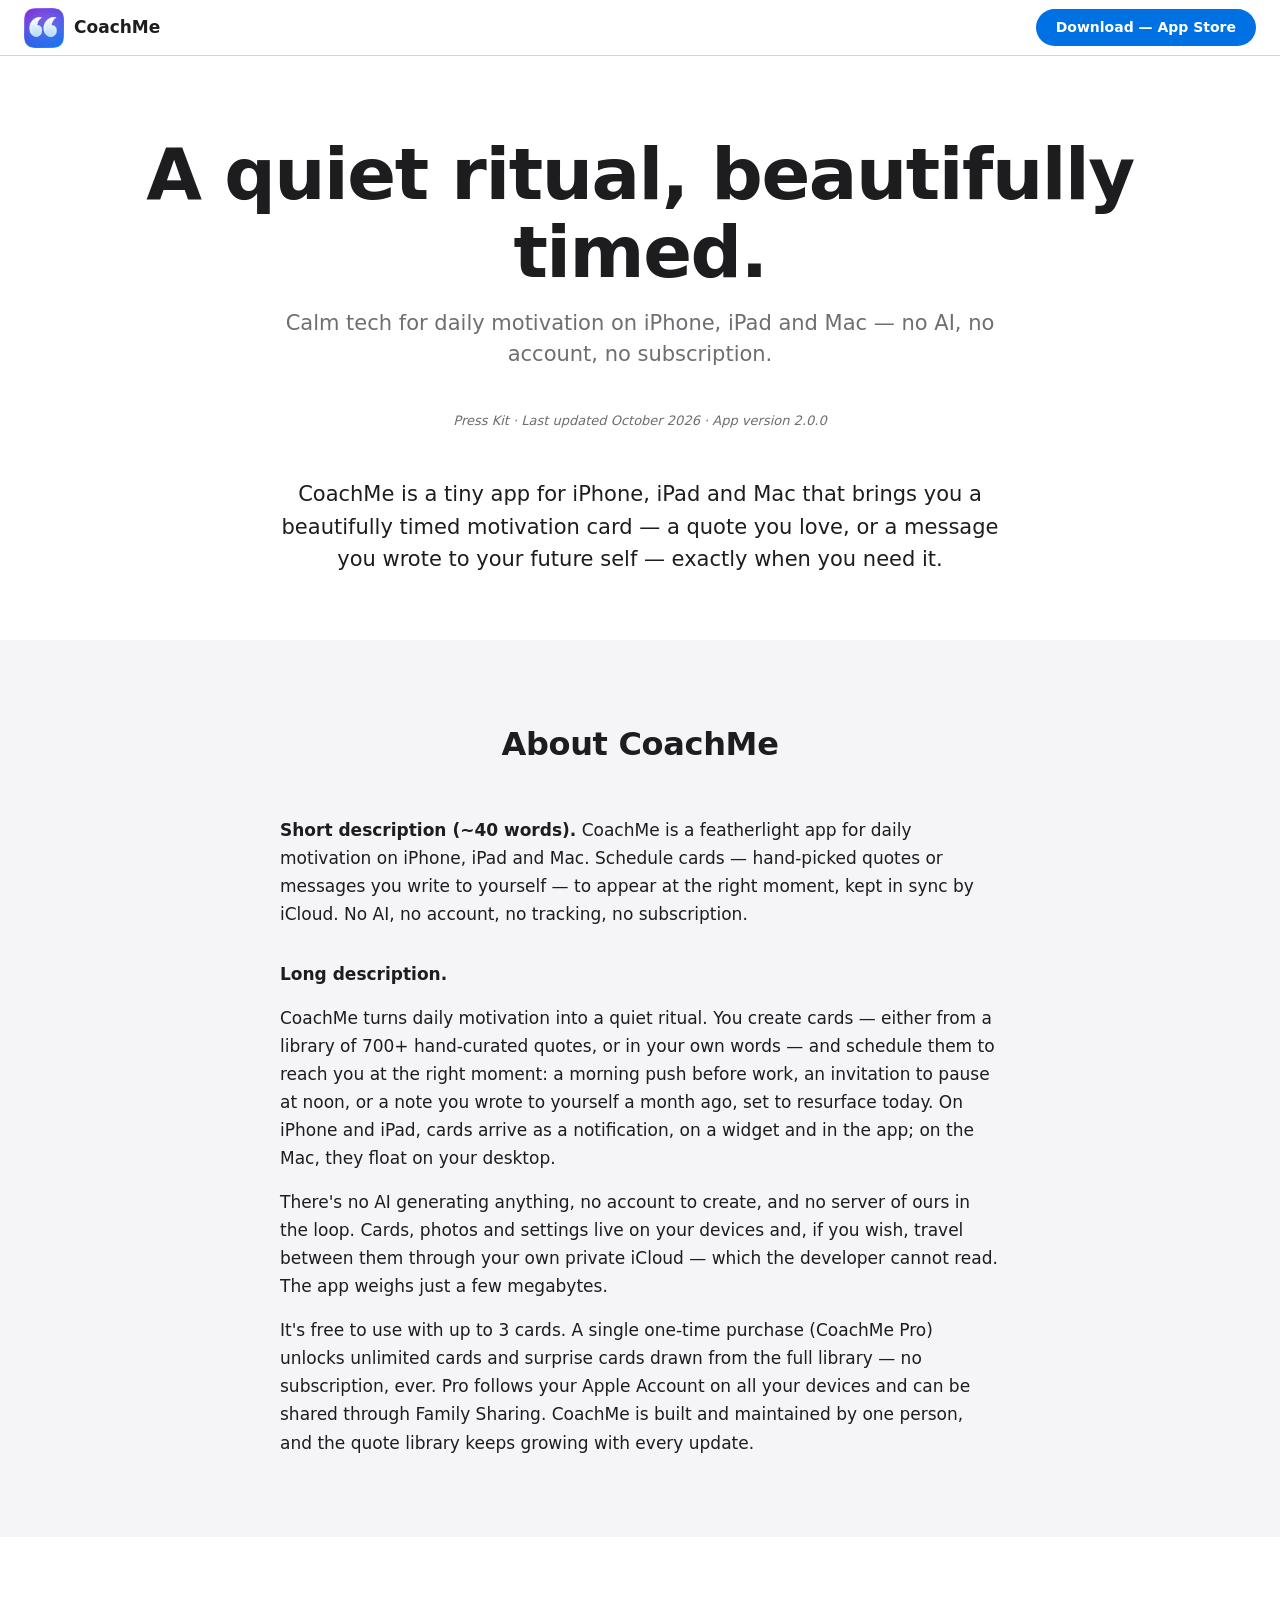
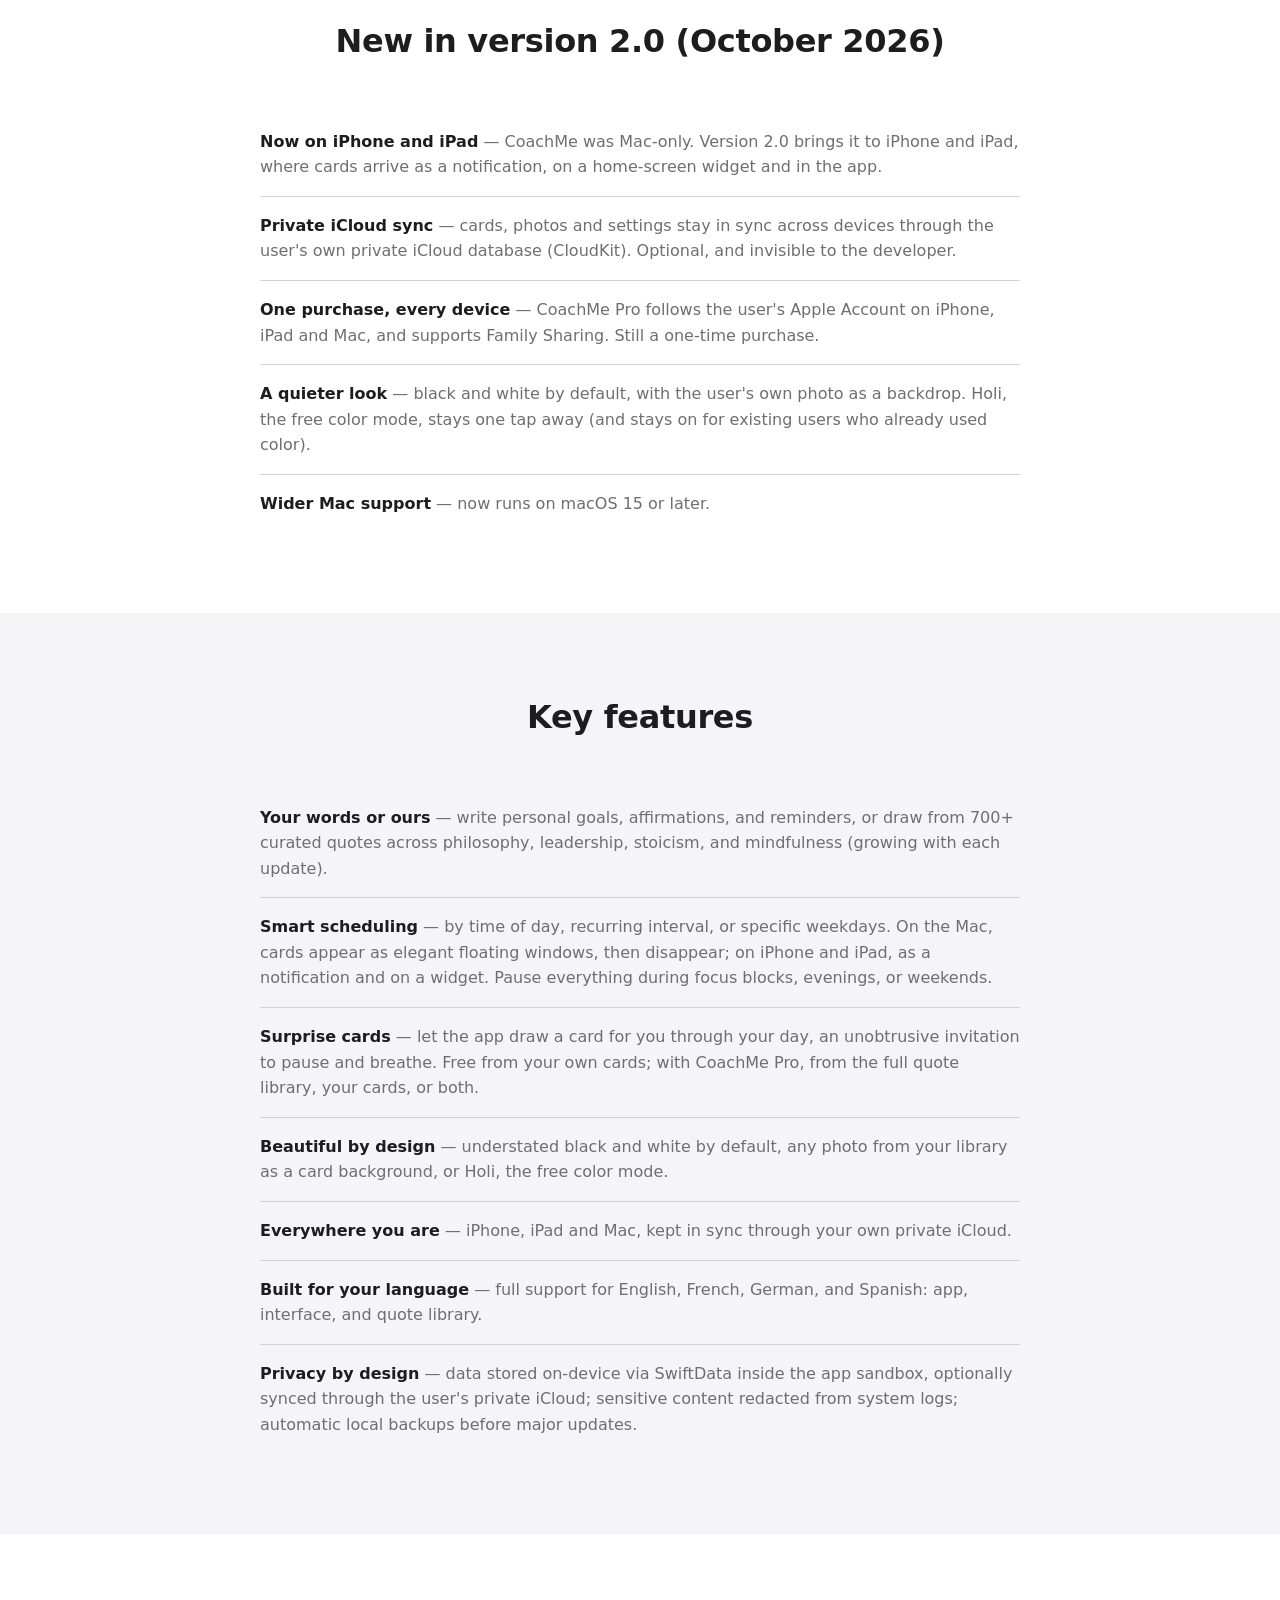
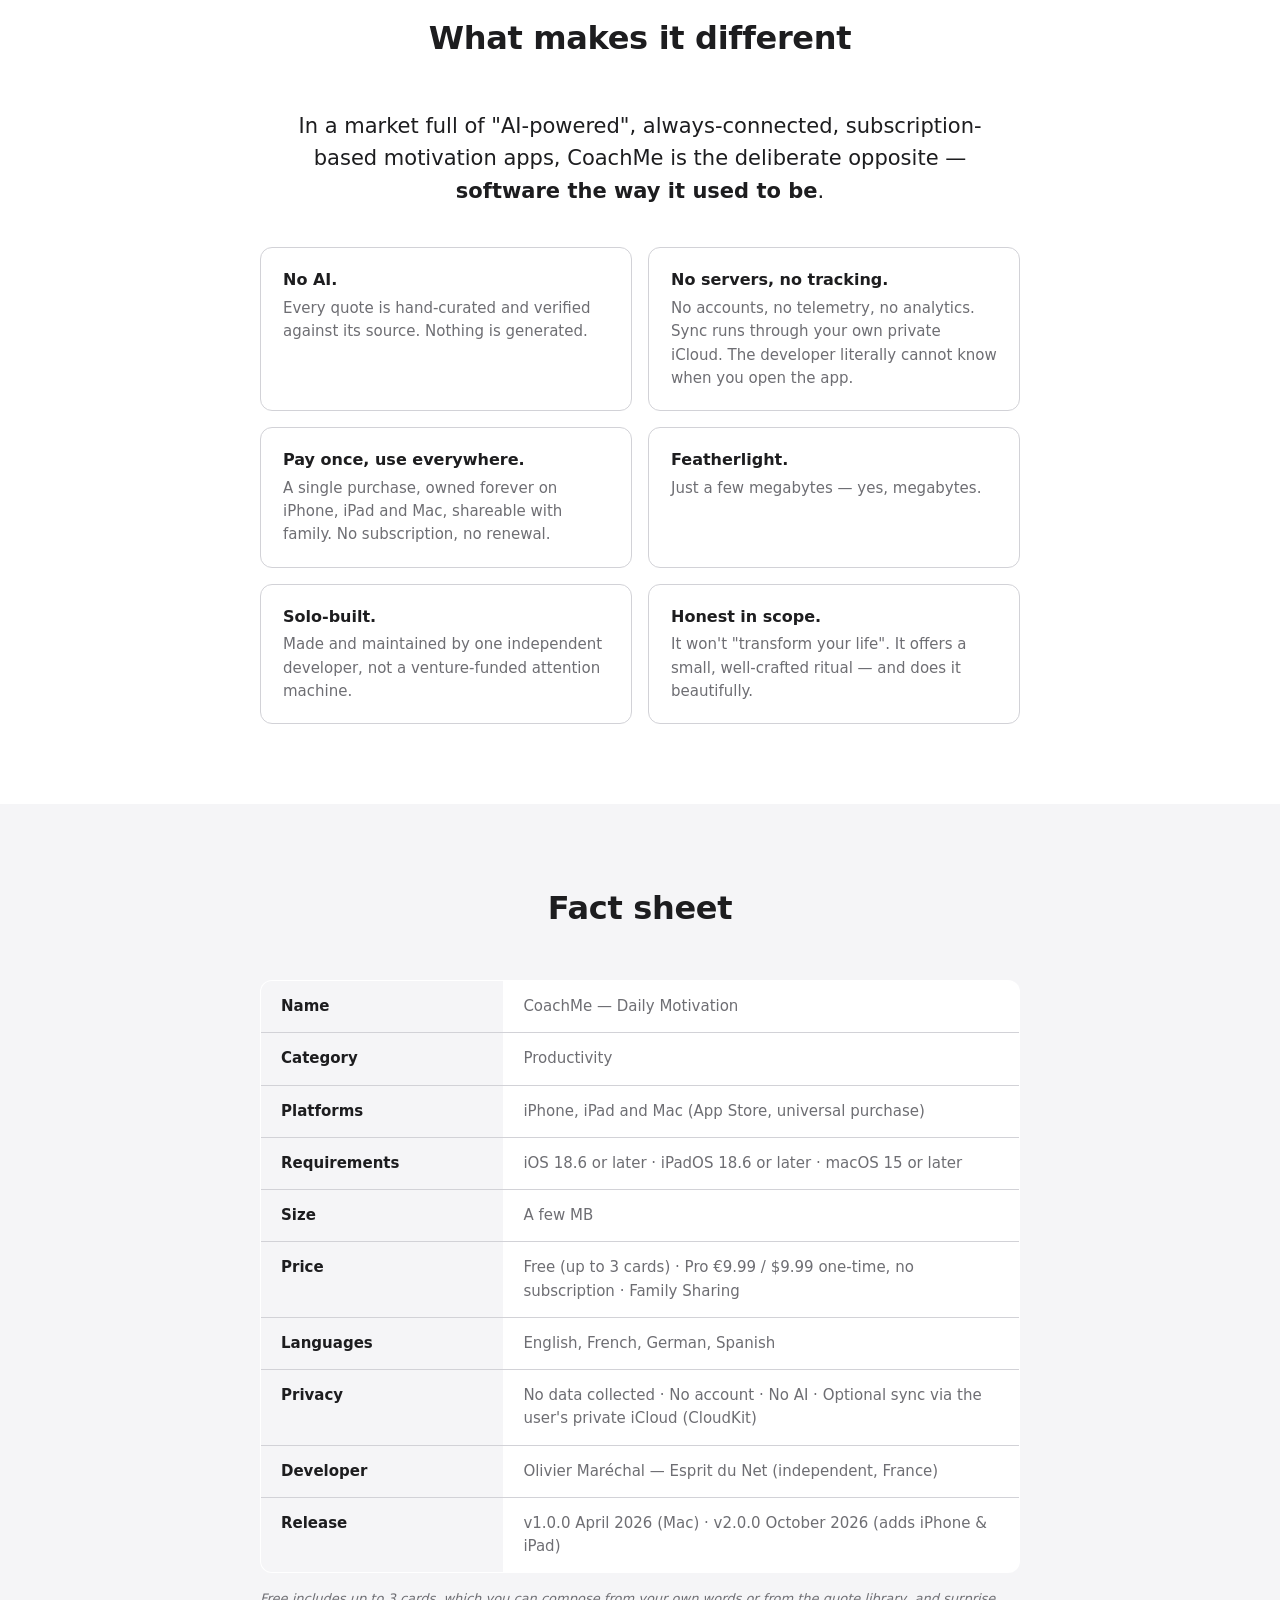
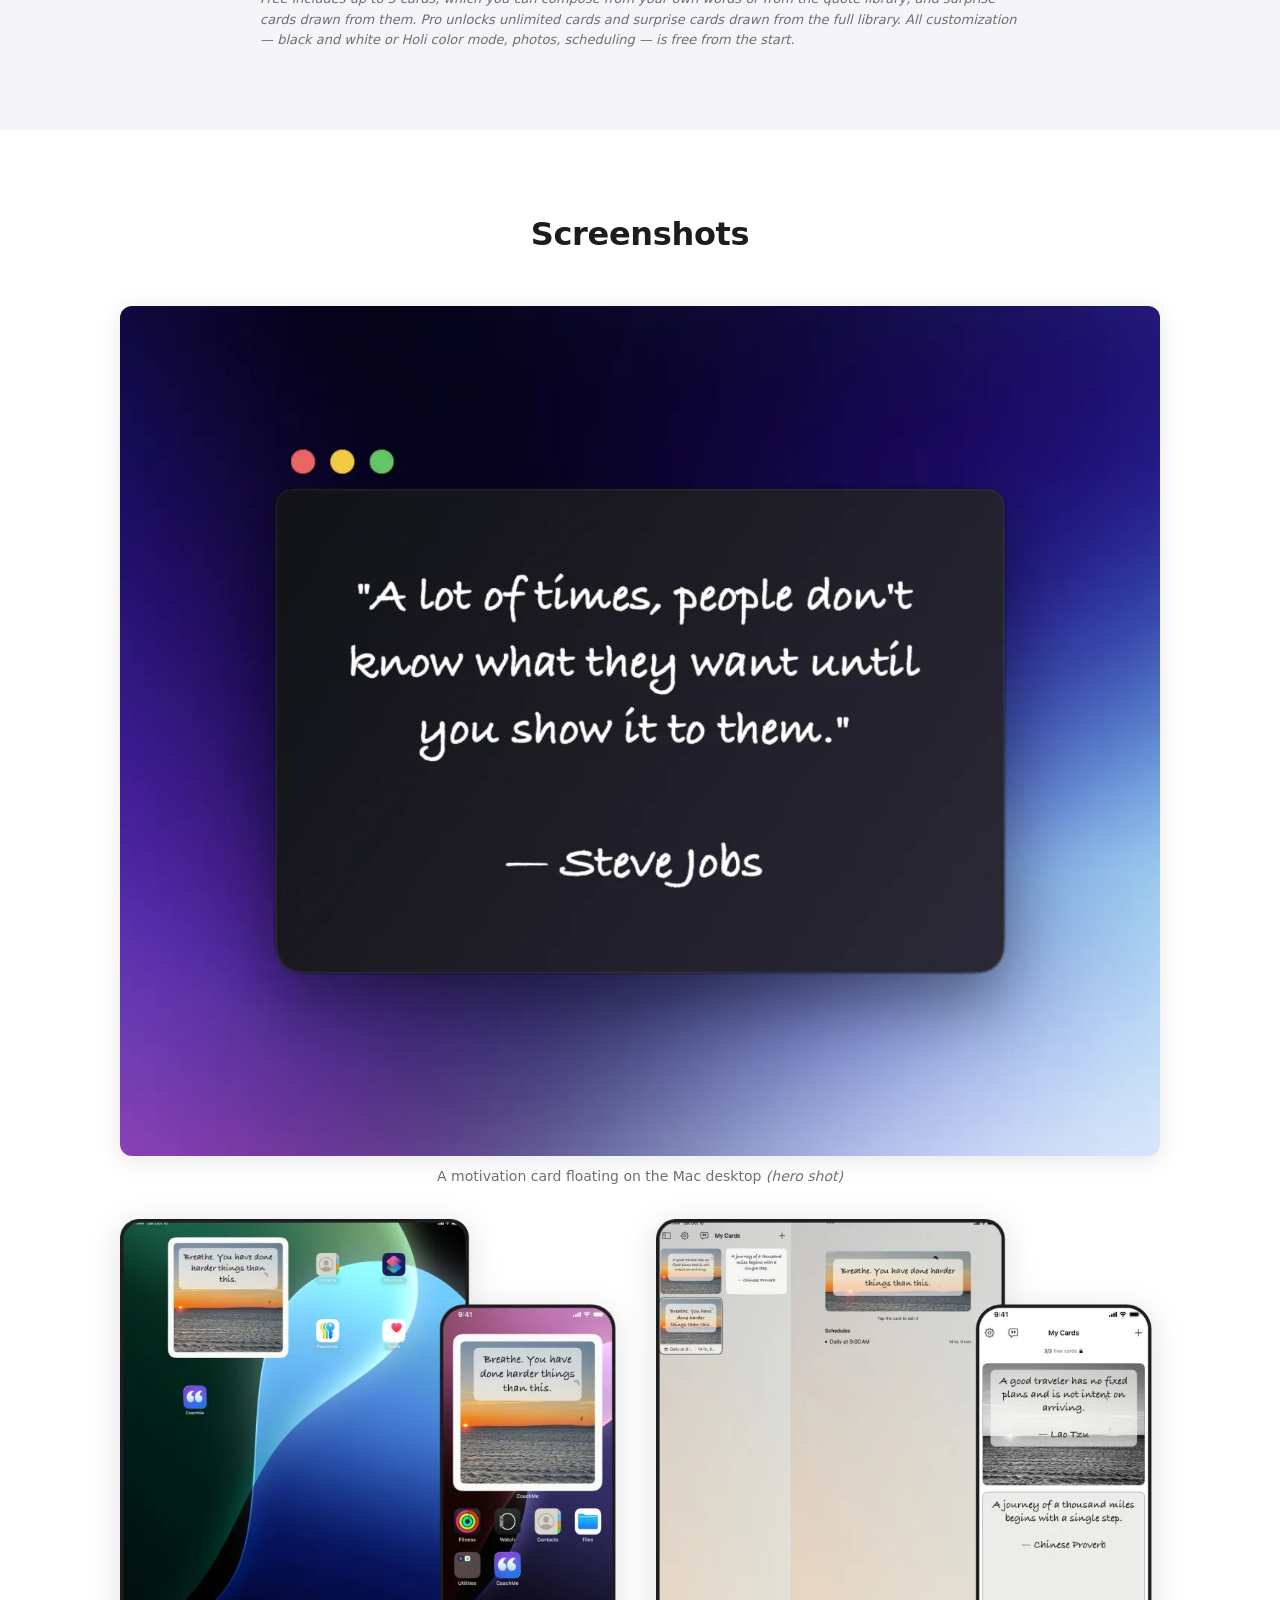
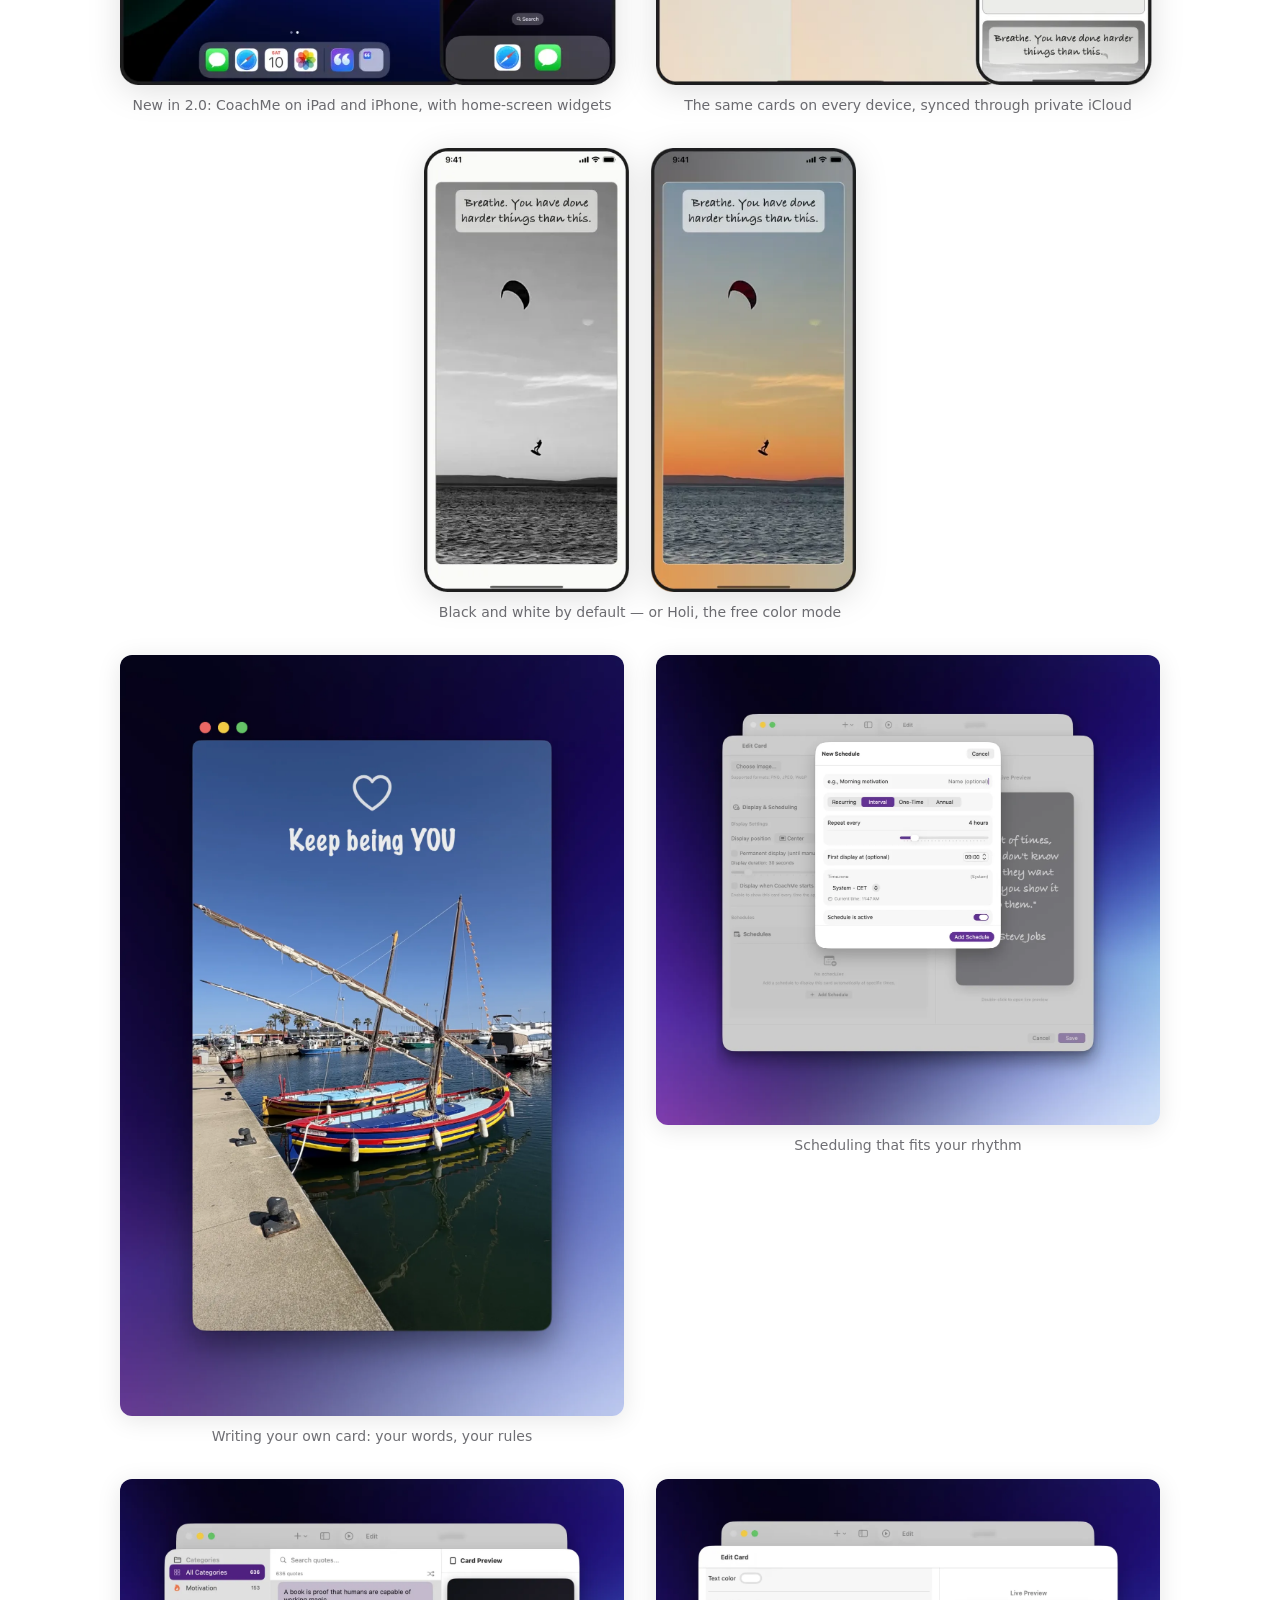
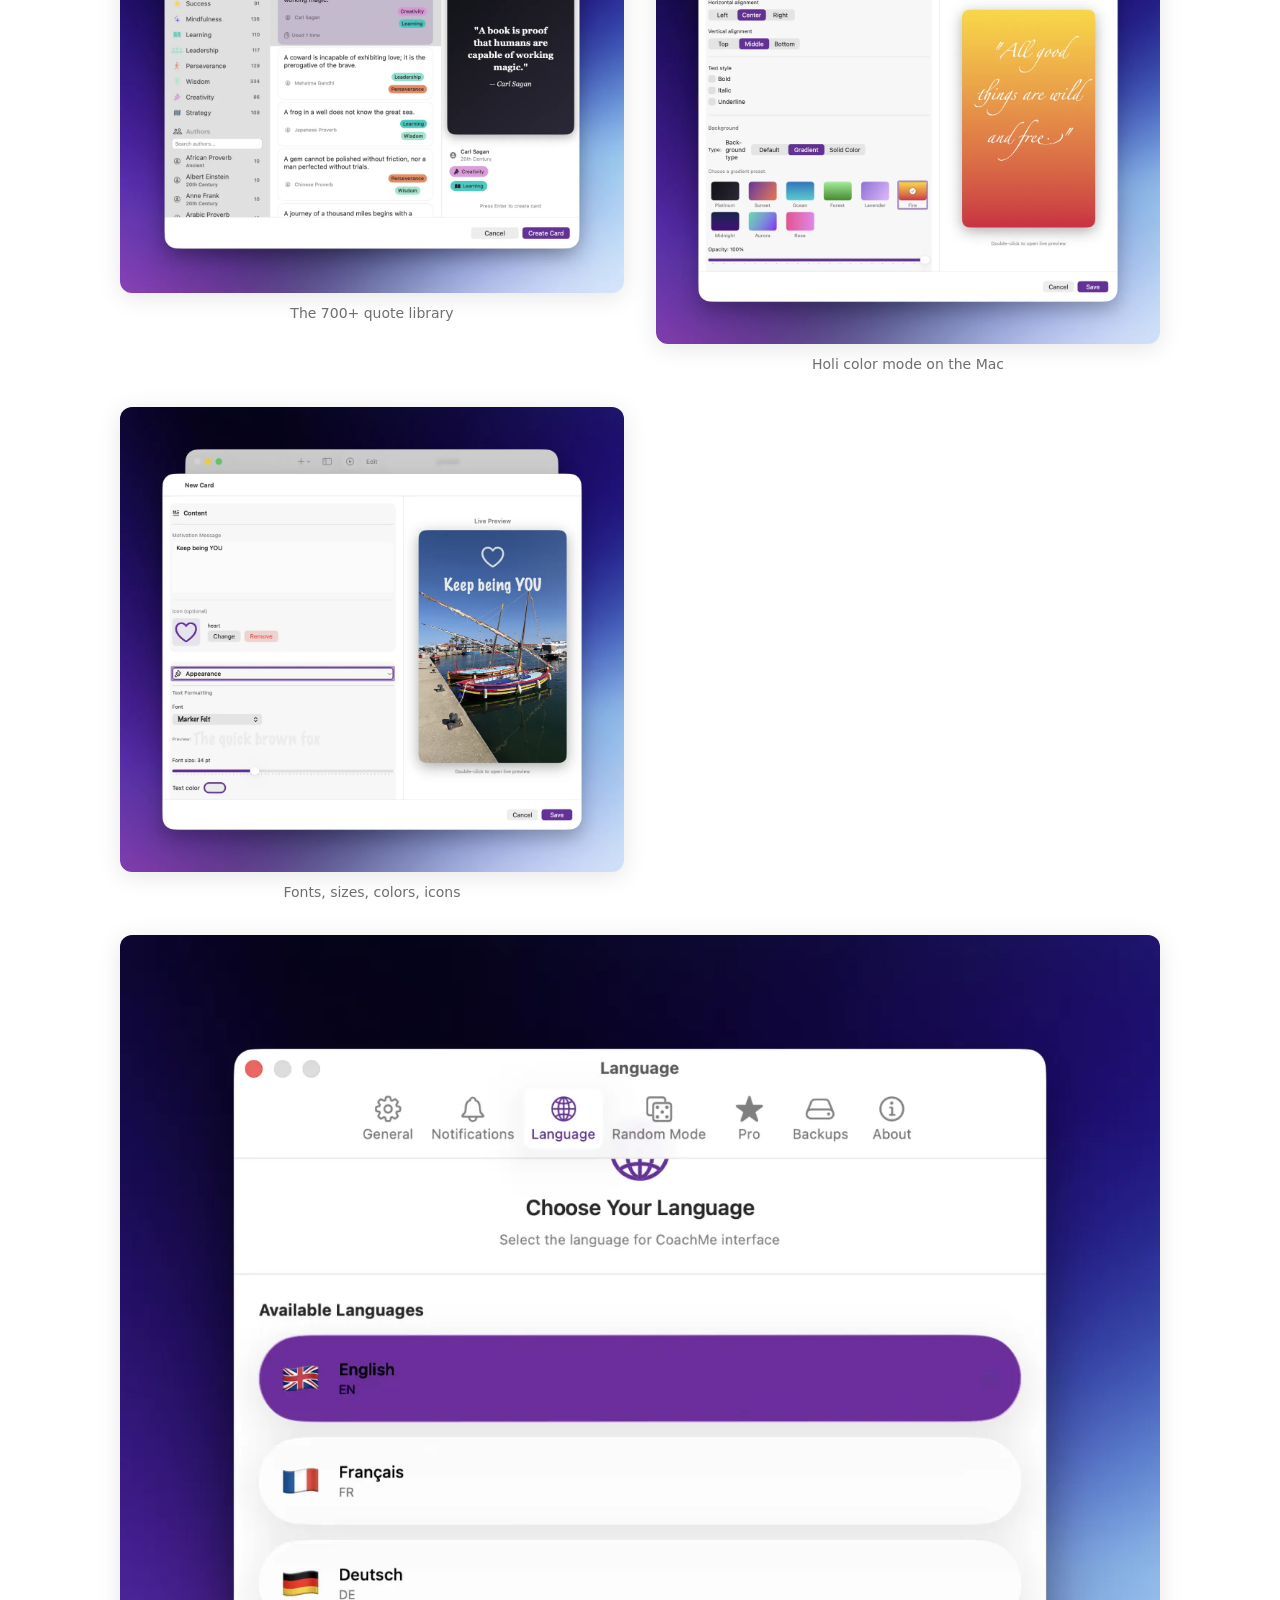
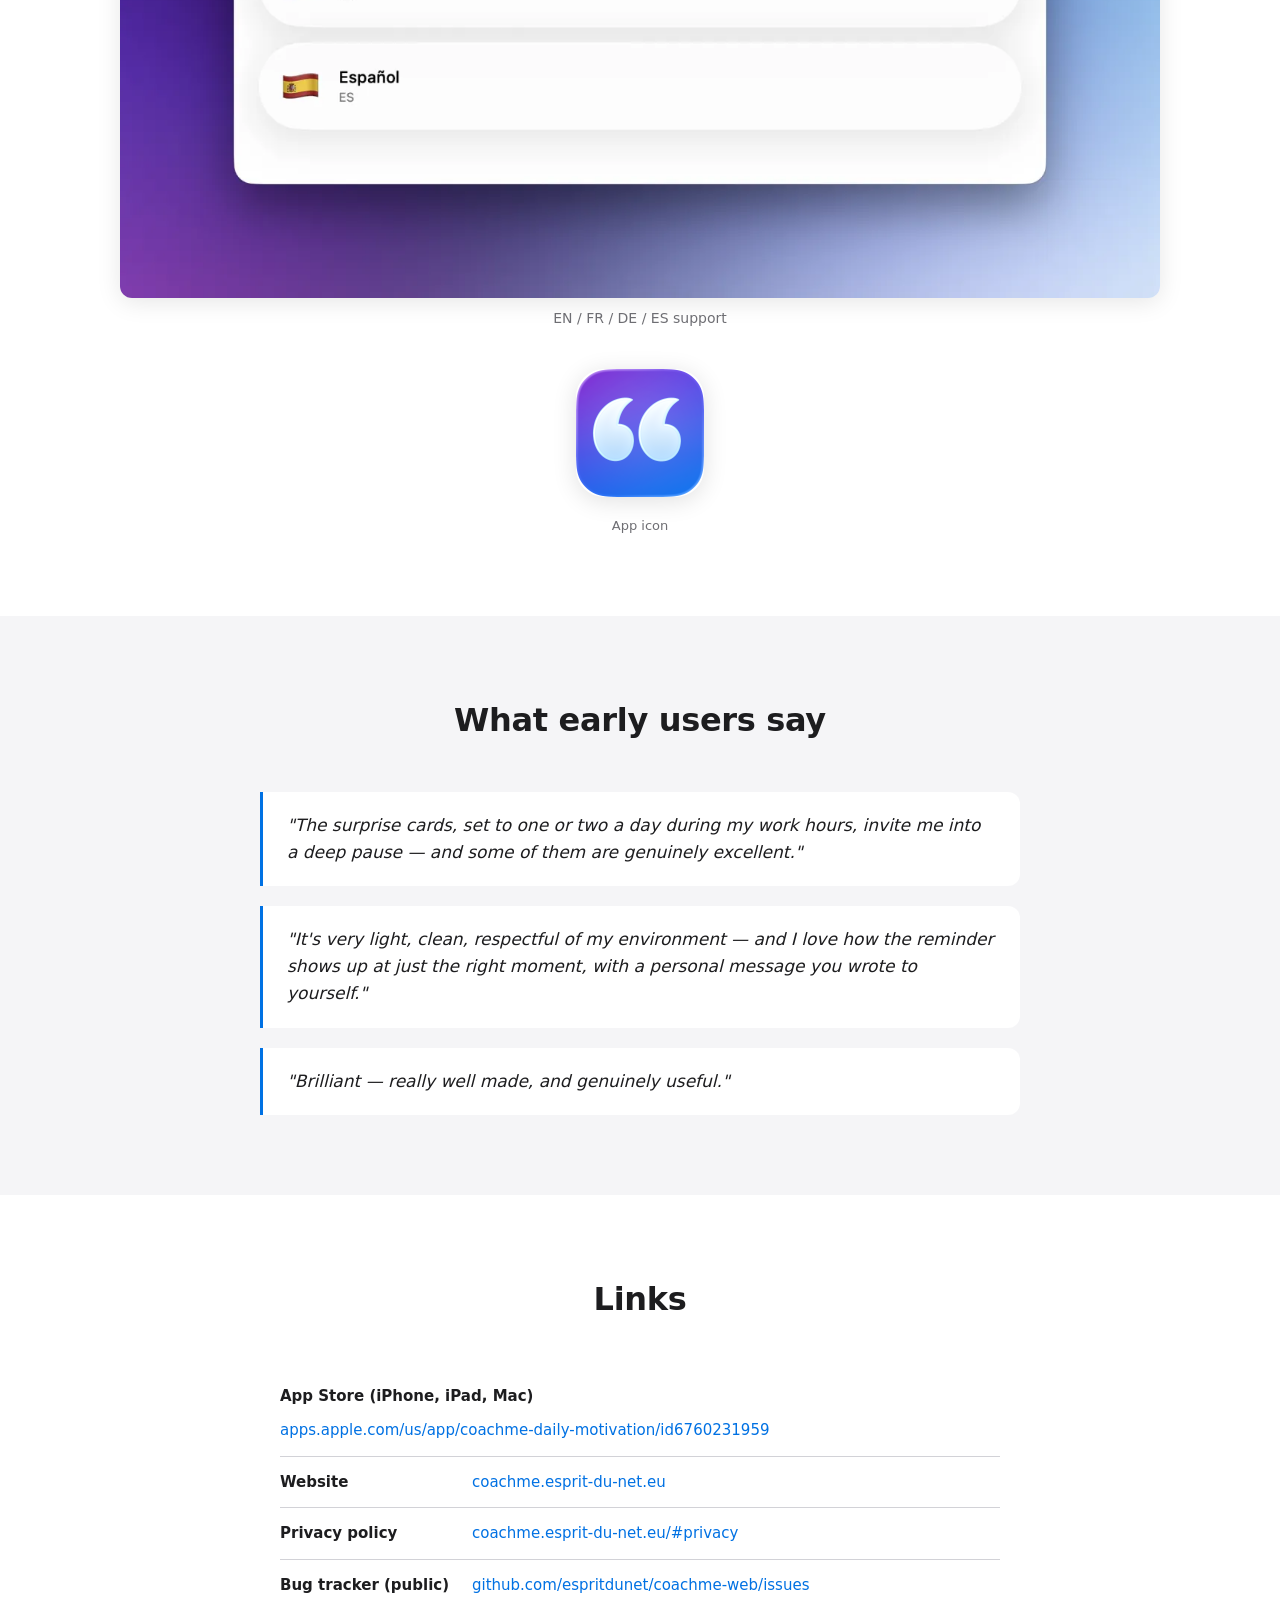
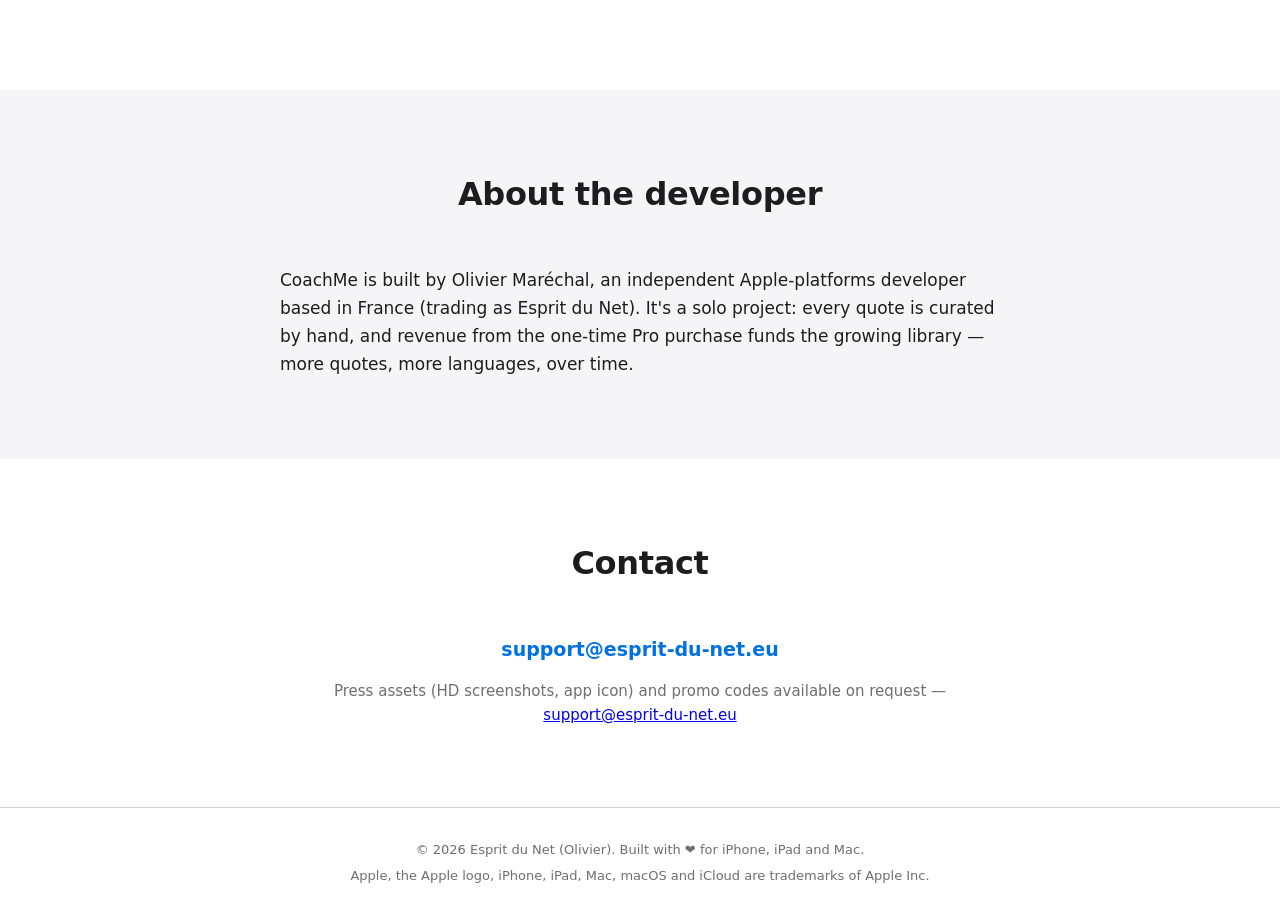
<file: press/index.html>
<!DOCTYPE html>
<html lang="en">
<head>
<meta charset="UTF-8">
<meta name="viewport" content="width=device-width, initial-scale=1.0">

<!-- Hidden from search engines — direct URL only -->
<meta name="robots" content="noindex, nofollow">

<title>CoachMe — Press Kit</title>
<meta name="description"
    content="CoachMe press kit — a featherlight app for daily motivation on iPhone, iPad and Mac. No AI, no account, no subscription.">

<!-- Self-referential canonical, no hreflang alternates (page is intentionally hidden) -->
<link rel="canonical" href="https://coachme.esprit-du-net.eu/press/">

<!-- Open Graph — lets a shared link show a clean preview to a journalist -->
<meta property="og:title" content="CoachMe — Press Kit">
<meta property="og:description"
    content="A quiet ritual, beautifully timed. Calm tech for daily motivation on iPhone, iPad and Mac — no AI, no account, no subscription.">
<meta property="og:image" content="https://coachme.esprit-du-net.eu/screenshots/web/screenshot-01-steve-jobs-card.webp">
<meta property="og:url" content="https://coachme.esprit-du-net.eu/press/">
<meta property="og:type" content="website">
<meta property="og:locale" content="en_US">

<!-- Favicon -->
<link rel="icon" type="image/png" href="/icon.png">

<!-- Stylesheet -->
<link rel="stylesheet" href="/assets/styles.css?v=2.0">

<style>
    /* Press-page-only refinements — reuse all base tokens & components */
    .press-meta {
        text-align: center;
        font-size: 13px;
        color: var(--color-text-sub);
        margin-top: 24px;
        font-style: italic;
    }

    .press-prose {
        max-width: 720px;
        margin: 0 auto;
        font-size: 17px;
        line-height: 1.65;
        color: var(--color-text);
    }

    .press-prose p + p {
        margin-top: 16px;
    }

    .press-lead {
        font-size: 21px;
        line-height: 1.55;
        color: var(--color-text);
        text-align: center;
        max-width: 720px;
        margin: 0 auto;
    }

    .press-features {
        max-width: 760px;
        margin: 0 auto;
        list-style: none;
        padding: 0;
    }

    .press-features li {
        padding: 16px 0;
        border-bottom: 1px solid var(--color-border);
        font-size: 16px;
        line-height: 1.6;
        color: var(--color-text-sub);
    }

    .press-features li:last-child {
        border-bottom: none;
    }

    .press-features strong {
        color: var(--color-text);
        font-weight: 600;
    }

    .press-diff {
        max-width: 760px;
        margin: 0 auto;
        list-style: none;
        padding: 0;
        display: grid;
        grid-template-columns: 1fr 1fr;
        gap: 16px;
    }

    .press-diff li {
        background: var(--color-bg);
        border: 1px solid var(--color-border);
        border-radius: 12px;
        padding: 20px 22px;
        font-size: 15px;
        line-height: 1.55;
        color: var(--color-text-sub);
    }

    .press-diff strong {
        display: block;
        color: var(--color-text);
        font-weight: 600;
        margin-bottom: 4px;
        font-size: 16px;
    }

    .factsheet {
        max-width: 760px;
        margin: 0 auto;
        border-collapse: collapse;
        width: 100%;
        background: var(--color-bg);
        border-radius: 12px;
        overflow: hidden;
        border: 1px solid var(--color-border);
    }

    .factsheet th,
    .factsheet td {
        text-align: left;
        padding: 14px 20px;
        font-size: 15px;
        border-bottom: 1px solid var(--color-border);
        vertical-align: top;
        line-height: 1.55;
    }

    .factsheet tr:last-child th,
    .factsheet tr:last-child td {
        border-bottom: none;
    }

    .factsheet th {
        font-weight: 600;
        color: var(--color-text);
        width: 32%;
        background: var(--color-bg-alt);
    }

    .factsheet td {
        color: var(--color-text-sub);
    }

    .factsheet-note {
        max-width: 760px;
        margin: 16px auto 0;
        font-size: 13px;
        color: var(--color-text-sub);
        font-style: italic;
        line-height: 1.55;
    }

    .press-testimonials {
        max-width: 760px;
        margin: 0 auto;
        display: grid;
        grid-template-columns: 1fr;
        gap: 20px;
    }

    .press-testimonials blockquote {
        background: var(--color-bg);
        border-left: 3px solid var(--color-accent);
        padding: 20px 24px;
        font-size: 17px;
        font-style: italic;
        color: var(--color-text);
        line-height: 1.6;
        border-radius: 0 12px 12px 0;
    }

    .press-screenshots {
        display: grid;
        grid-template-columns: repeat(2, 1fr);
        gap: 32px;
        margin: 0 auto;
    }

    .press-screenshots figure {
        display: flex;
        flex-direction: column;
        gap: 10px;
        margin: 0;
    }

    .press-screenshots img {
        width: 100%;
        border-radius: 12px;
        box-shadow: 0 4px 24px rgba(0, 0, 0, 0.10);
        display: block;
    }

    .press-screenshots figcaption {
        font-size: 14px;
        color: var(--color-text-sub);
        text-align: center;
        line-height: 1.5;
    }

    .press-screenshots .press-shot-hero {
        grid-column: 1 / -1;
    }

    /* Device composites are framed in the image itself */
    .press-screenshots .press-shot-device img {
        border-radius: 0;
        box-shadow: none;
        filter: drop-shadow(0 6px 16px rgba(0, 0, 0, 0.12));
    }

    .press-links {
        max-width: 720px;
        margin: 0 auto;
        list-style: none;
        padding: 0;
    }

    .press-links li {
        padding: 14px 0;
        border-bottom: 1px solid var(--color-border);
        font-size: 15px;
        display: flex;
        gap: 12px;
        flex-wrap: wrap;
    }

    .press-links li:last-child {
        border-bottom: none;
    }

    .press-links .press-link-label {
        font-weight: 600;
        color: var(--color-text);
        min-width: 180px;
    }

    .press-links a {
        color: var(--color-accent);
        text-decoration: none;
        word-break: break-all;
    }

    .press-links a:hover {
        text-decoration: underline;
    }

    .press-contact {
        max-width: 640px;
        margin: 0 auto;
        text-align: center;
    }

    .press-contact .press-email {
        font-size: 19px;
        font-weight: 600;
        margin: 12px 0;
    }

    .press-contact .press-email a {
        color: var(--color-accent);
        text-decoration: none;
    }

    .press-contact .press-email a:hover {
        text-decoration: underline;
    }

    .press-contact .press-assets-note {
        font-size: 15px;
        color: var(--color-text-sub);
        line-height: 1.6;
        margin-top: 16px;
    }

    .press-icon-block {
        text-align: center;
        margin-top: 40px;
    }

    .press-icon-block img {
        width: 128px;
        height: 128px;
        border-radius: 28px;
        box-shadow: 0 4px 24px rgba(0, 0, 0, 0.12);
    }

    .press-icon-block p {
        margin-top: 12px;
        font-size: 13px;
        color: var(--color-text-sub);
    }

    @media (max-width: 768px) {
        .press-diff {
            grid-template-columns: 1fr;
        }

        .press-screenshots {
            grid-template-columns: 1fr;
        }

        .factsheet th {
            width: 40%;
        }

        .press-links li {
            flex-direction: column;
            gap: 4px;
        }

        .press-links .press-link-label {
            min-width: auto;
        }
    }
</style>
</head>
<body>

<!-- HEADER — same brand + App Store button as the rest of the site.
     Language switcher intentionally omitted: this page is English-only,
     no FR/DE/ES equivalents exist. -->
<header class="site-header">
    <a href="/" class="brand">
        <img src="/icon.png" alt="CoachMe app icon">
        <span>CoachMe</span>
    </a>
    <div class="site-header-actions">
        <a href="https://apps.apple.com/us/app/coachme-daily-motivation/id6760231959" class="btn btn-sm"
            aria-label="Download CoachMe on the App Store">Download — App Store</a>
    </div>
</header>

<!-- HERO — tagline + one-liner pitch -->
<section class="hero">
    <h1>A quiet ritual, beautifully timed.</h1>
    <p class="subtitle">Calm tech for daily motivation on iPhone, iPad and Mac — no AI, no account, no subscription.</p>
    <p class="press-meta">Press Kit · Last updated October 2026 · App version 2.0.0</p>
    <div class="press-prose" style="margin-top: 48px;">
        <p class="press-lead">CoachMe is a tiny app for iPhone, iPad and Mac that brings you a beautifully timed motivation card — a quote you love, or a message you wrote to your future self — exactly when you need it.</p>
    </div>
</section>

<!-- SHORT + LONG DESCRIPTION -->
<section class="section-alt" id="description">
    <div class="section-inner">
        <h2 class="section-title">About CoachMe</h2>
        <div class="press-prose">
            <p><strong>Short description (~40 words).</strong> CoachMe is a featherlight app for daily motivation on iPhone, iPad and Mac. Schedule cards — hand-picked quotes or messages you write to yourself — to appear at the right moment, kept in sync by iCloud. No AI, no account, no tracking, no subscription.</p>
            <p style="margin-top: 32px;"><strong>Long description.</strong></p>
            <p>CoachMe turns daily motivation into a quiet ritual. You create cards — either from a library of 700+ hand-curated quotes, or in your own words — and schedule them to reach you at the right moment: a morning push before work, an invitation to pause at noon, or a note you wrote to yourself a month ago, set to resurface today. On iPhone and iPad, cards arrive as a notification, on a widget and in the app; on the Mac, they float on your desktop.</p>
            <p>There's no AI generating anything, no account to create, and no server of ours in the loop. Cards, photos and settings live on your devices and, if you wish, travel between them through your own private iCloud — which the developer cannot read. The app weighs just a few megabytes.</p>
            <p>It's free to use with up to 3 cards. A single one-time purchase (CoachMe Pro) unlocks unlimited cards and surprise cards drawn from the full library — no subscription, ever. Pro follows your Apple Account on all your devices and can be shared through Family Sharing. CoachMe is built and maintained by one person, and the quote library keeps growing with every update.</p>
        </div>
    </div>
</section>

<!-- WHAT'S NEW IN 2.0 -->
<section class="section-white" id="whats-new">
    <div class="section-inner">
        <h2 class="section-title">New in version 2.0 (October 2026)</h2>
        <ul class="press-features">
            <li><strong>Now on iPhone and iPad</strong> — CoachMe was Mac-only. Version 2.0 brings it to iPhone and iPad, where cards arrive as a notification, on a home-screen widget and in the app.</li>
            <li><strong>Private iCloud sync</strong> — cards, photos and settings stay in sync across devices through the user's own private iCloud database (CloudKit). Optional, and invisible to the developer.</li>
            <li><strong>One purchase, every device</strong> — CoachMe Pro follows the user's Apple Account on iPhone, iPad and Mac, and supports Family Sharing. Still a one-time purchase.</li>
            <li><strong>A quieter look</strong> — black and white by default, with the user's own photo as a backdrop. Holi, the free color mode, stays one tap away (and stays on for existing users who already used color).</li>
            <li><strong>Wider Mac support</strong> — now runs on macOS 15 or later.</li>
        </ul>
    </div>
</section>

<!-- KEY FEATURES -->
<section class="section-alt" id="features">
    <div class="section-inner">
        <h2 class="section-title">Key features</h2>
        <ul class="press-features">
            <li><strong>Your words or ours</strong> — write personal goals, affirmations, and reminders, or draw from 700+ curated quotes across philosophy, leadership, stoicism, and mindfulness (growing with each update).</li>
            <li><strong>Smart scheduling</strong> — by time of day, recurring interval, or specific weekdays. On the Mac, cards appear as elegant floating windows, then disappear; on iPhone and iPad, as a notification and on a widget. Pause everything during focus blocks, evenings, or weekends.</li>
            <li><strong>Surprise cards</strong> — let the app draw a card for you through your day, an unobtrusive invitation to pause and breathe. Free from your own cards; with CoachMe Pro, from the full quote library, your cards, or both.</li>
            <li><strong>Beautiful by design</strong> — understated black and white by default, any photo from your library as a card background, or Holi, the free color mode.</li>
            <li><strong>Everywhere you are</strong> — iPhone, iPad and Mac, kept in sync through your own private iCloud.</li>
            <li><strong>Built for your language</strong> — full support for English, French, German, and Spanish: app, interface, and quote library.</li>
            <li><strong>Privacy by design</strong> — data stored on-device via SwiftData inside the app sandbox, optionally synced through the user's private iCloud; sensitive content redacted from system logs; automatic local backups before major updates.</li>
        </ul>
    </div>
</section>

<!-- WHAT MAKES IT DIFFERENT -->
<section class="section-white" id="different">
    <div class="section-inner">
        <h2 class="section-title">What makes it different</h2>
        <p class="press-lead" style="margin-bottom: 40px;">In a market full of "AI-powered", always-connected, subscription-based motivation apps, CoachMe is the deliberate opposite — <strong>software the way it used to be</strong>.</p>
        <ul class="press-diff">
            <li><strong>No AI.</strong> Every quote is hand-curated and verified against its source. Nothing is generated.</li>
            <li><strong>No servers, no tracking.</strong> No accounts, no telemetry, no analytics. Sync runs through your own private iCloud. The developer literally cannot know when you open the app.</li>
            <li><strong>Pay once, use everywhere.</strong> A single purchase, owned forever on iPhone, iPad and Mac, shareable with family. No subscription, no renewal.</li>
            <li><strong>Featherlight.</strong> Just a few megabytes — yes, megabytes.</li>
            <li><strong>Solo-built.</strong> Made and maintained by one independent developer, not a venture-funded attention machine.</li>
            <li><strong>Honest in scope.</strong> It won't "transform your life". It offers a small, well-crafted ritual — and does it beautifully.</li>
        </ul>
    </div>
</section>

<!-- FACT SHEET -->
<section class="section-alt" id="fact-sheet">
    <div class="section-inner">
        <h2 class="section-title">Fact sheet</h2>
        <table class="factsheet">
            <tbody>
                <tr><th>Name</th><td>CoachMe — Daily Motivation</td></tr>
                <tr><th>Category</th><td>Productivity</td></tr>
                <tr><th>Platforms</th><td>iPhone, iPad and Mac (App Store, universal purchase)</td></tr>
                <tr><th>Requirements</th><td>iOS 18.6 or later · iPadOS 18.6 or later · macOS 15 or later</td></tr>
                <tr><th>Size</th><td>A few MB</td></tr>
                <tr><th>Price</th><td>Free (up to 3 cards) · Pro €9.99 / $9.99 one-time, no subscription · Family Sharing</td></tr>
                <tr><th>Languages</th><td>English, French, German, Spanish</td></tr>
                <tr><th>Privacy</th><td>No data collected · No account · No AI · Optional sync via the user's private iCloud (CloudKit)</td></tr>
                <tr><th>Developer</th><td>Olivier Maréchal — Esprit du Net (independent, France)</td></tr>
                <tr><th>Release</th><td>v1.0.0 April 2026 (Mac) · v2.0.0 October 2026 (adds iPhone &amp; iPad)</td></tr>
            </tbody>
        </table>
        <p class="factsheet-note">Free includes up to 3 cards, which you can compose from your own words or from the quote library, and surprise cards drawn from them. Pro unlocks unlimited cards and surprise cards drawn from the full library. All customization — black and white or Holi color mode, photos, scheduling — is free from the start.</p>
    </div>
</section>

<!-- SCREENSHOTS — display-only, no download links -->
<section class="section-white" id="screenshots">
    <div class="section-inner">
        <h2 class="section-title">Screenshots</h2>
        <div class="press-screenshots">
            <figure class="press-shot-hero">
                <img src="/screenshots/web/screenshot-01-steve-jobs-card.webp"
                    alt="A motivation card floating on the desktop">
                <figcaption>A motivation card floating on the Mac desktop <em>(hero shot)</em></figcaption>
            </figure>
            <figure class="press-shot-device">
                <img src="/screenshots/web/v2-devices-widget.webp"
                    alt="CoachMe widgets on iPad and iPhone home screens">
                <figcaption>New in 2.0: CoachMe on iPad and iPhone, with home-screen widgets</figcaption>
            </figure>
            <figure class="press-shot-device">
                <img src="/screenshots/web/v2-devices-sync.webp"
                    alt="The same cards on iPad and iPhone, synced through iCloud">
                <figcaption>The same cards on every device, synced through private iCloud</figcaption>
            </figure>
            <figure class="press-shot-device press-shot-hero">
                <img src="/screenshots/web/v2-iphone-bw-holi.webp" style="max-width: 480px; margin: 0 auto;"
                    alt="A card in the default black and white style, and with Holi color mode">
                <figcaption>Black and white by default — or Holi, the free color mode</figcaption>
            </figure>
            <figure>
                <img src="/screenshots/web/screenshot-05-your-inspiration.webp"
                    alt="Writing your own card in CoachMe">
                <figcaption>Writing your own card: your words, your rules</figcaption>
            </figure>
            <figure>
                <img src="/screenshots/web/screenshot-07-full-scheduling.webp"
                    alt="CoachMe scheduling interface">
                <figcaption>Scheduling that fits your rhythm</figcaption>
            </figure>
            <figure>
                <img src="/screenshots/web/screenshot-02-quote-library.webp"
                    alt="The CoachMe quote library">
                <figcaption>The 700+ quote library</figcaption>
            </figure>
            <figure>
                <img src="/screenshots/web/screenshot-03-gradient-colors.webp"
                    alt="Gradient and color customization">
                <figcaption>Holi color mode on the Mac</figcaption>
            </figure>
            <figure>
                <img src="/screenshots/web/screenshot-06-make-it-yours.webp"
                    alt="Fonts, sizes, colors, icons">
                <figcaption>Fonts, sizes, colors, icons</figcaption>
            </figure>
            <figure class="press-shot-hero">
                <img src="/screenshots/web/screenshot-04-languages.webp"
                    alt="EN / FR / DE / ES support">
                <figcaption>EN / FR / DE / ES support</figcaption>
            </figure>
        </div>
        <div class="press-icon-block">
            <img src="/icon.png" alt="CoachMe app icon">
            <p>App icon</p>
        </div>
    </div>
</section>

<!-- TESTIMONIALS -->
<section class="section-alt" id="testimonials">
    <div class="section-inner">
        <h2 class="section-title">What early users say</h2>
        <div class="press-testimonials">
            <blockquote>"The surprise cards, set to one or two a day during my work hours, invite me into a deep pause — and some of them are genuinely excellent."</blockquote>
            <blockquote>"It's very light, clean, respectful of my environment — and I love how the reminder shows up at just the right moment, with a personal message you wrote to yourself."</blockquote>
            <blockquote>"Brilliant — really well made, and genuinely useful."</blockquote>
        </div>
    </div>
</section>

<!-- LINKS -->
<section class="section-white" id="links">
    <div class="section-inner">
        <h2 class="section-title">Links</h2>
        <ul class="press-links">
            <li>
                <span class="press-link-label">App Store (iPhone, iPad, Mac)</span>
                <a href="https://apps.apple.com/us/app/coachme-daily-motivation/id6760231959" rel="noopener">apps.apple.com/us/app/coachme-daily-motivation/id6760231959</a>
            </li>
            <li>
                <span class="press-link-label">Website</span>
                <a href="https://coachme.esprit-du-net.eu/" rel="noopener">coachme.esprit-du-net.eu</a>
            </li>
            <li>
                <span class="press-link-label">Privacy policy</span>
                <a href="https://coachme.esprit-du-net.eu/#privacy" rel="noopener">coachme.esprit-du-net.eu/#privacy</a>
            </li>
            <li>
                <span class="press-link-label">Bug tracker (public)</span>
                <a href="https://github.com/espritdunet/coachme-web/issues" rel="noopener">github.com/espritdunet/coachme-web/issues</a>
            </li>
        </ul>
    </div>
</section>

<!-- ABOUT THE DEVELOPER -->
<section class="section-alt" id="about">
    <div class="section-inner">
        <h2 class="section-title">About the developer</h2>
        <div class="press-prose">
            <p>CoachMe is built by Olivier Maréchal, an independent Apple-platforms developer based in France (trading as Esprit du Net). It's a solo project: every quote is curated by hand, and revenue from the one-time Pro purchase funds the growing library — more quotes, more languages, over time.</p>
        </div>
    </div>
</section>

<!-- CONTACT -->
<section class="section-white" id="contact">
    <div class="section-inner">
        <h2 class="section-title">Contact</h2>
        <div class="press-contact">
            <p class="press-email"><a href="mailto:support@esprit-du-net.eu">support@esprit-du-net.eu</a></p>
            <p class="press-assets-note">Press assets (HD screenshots, app icon) and promo codes available on request — <a href="mailto:support@esprit-du-net.eu">support@esprit-du-net.eu</a></p>
        </div>
    </div>
</section>

<!-- FOOTER — same as the rest of the site, no press link added -->
<footer>
    <p>&copy; 2026 Esprit du Net (Olivier). Built with ❤️ for iPhone, iPad and Mac.</p>
    <p>Apple, the Apple logo, iPhone, iPad, Mac, macOS and iCloud are trademarks of Apple Inc.</p>
</footer>

</body>
</html>
</file>
<file: assets/styles.css>
/* =============================================================
   CoachMe — Stylesheet
   Shared across all language versions (/, /fr/, /de/, /es/)
   ============================================================= */

:root {
    --color-bg: #FFFFFF;
    --color-bg-alt: #F5F5F7;
    --color-text: #1D1D1F;
    --color-text-sub: #6E6E73;
    --color-accent: #0071E3;
    --color-border: #D2D2D7;
}

*,
*::before,
*::after {
    margin: 0;
    padding: 0;
    box-sizing: border-box;
}

body {
    font-family: system-ui, -apple-system, BlinkMacSystemFont, "Segoe UI", sans-serif;
    background: var(--color-bg);
    color: var(--color-text);
    line-height: 1.5;
    overflow-x: hidden;
}

/* ── HEADER ── */
.site-header {
    position: sticky;
    top: 0;
    z-index: 100;
    background: var(--color-bg);
    border-bottom: 1px solid var(--color-border);
    padding: 0 24px;
    height: 56px;
    display: flex;
    align-items: center;
    justify-content: space-between;
}

.site-header .brand {
    display: flex;
    align-items: center;
    gap: 10px;
    text-decoration: none;
    color: var(--color-text);
}

.site-header .brand img {
    width: 40px;
    height: 40px;
    border-radius: 9px;
}

.site-header .brand span {
    font-size: 17px;
    font-weight: 600;
}

.site-header-actions {
    display: flex;
    align-items: center;
    gap: 24px;
}

/* ── LANGUAGE SWITCHER ── */
.lang-switcher {
    display: flex;
    align-items: center;
    gap: 8px;
    font-size: 13px;
}

.lang-switcher a {
    color: var(--color-text-sub);
    text-decoration: none;
    font-weight: 400;
    transition: color 0.15s ease;
}

.lang-switcher a:hover {
    color: var(--color-text);
}

.lang-switcher a[aria-current="page"] {
    color: var(--color-text);
    font-weight: 600;
}

.lang-switcher span {
    color: var(--color-border);
    user-select: none;
}

/* ── BUTTONS ── */
.btn {
    display: inline-block;
    background: var(--color-accent);
    color: #fff;
    text-decoration: none;
    font-weight: 600;
    border-radius: 980px;
    white-space: nowrap;
}

.btn-sm {
    font-size: 14px;
    padding: 8px 20px;
}

.btn-lg {
    font-size: 17px;
    padding: 14px 32px;
}

/* ── HERO ── */
.hero {
    background: var(--color-bg);
    text-align: center;
    padding: 80px 24px 64px;
}

.hero h1 {
    font-size: clamp(40px, 6vw, 72px);
    font-weight: 700;
    letter-spacing: -0.02em;
    line-height: 1.08;
    margin-bottom: 16px;
}

.hero .subtitle {
    font-size: 21px;
    color: var(--color-text-sub);
    max-width: 720px;
    margin: 0 auto 40px;
}

.hero-screenshot {
    margin: 48px auto 0;
    max-width: 820px;
    width: 100%;
}

.hero-screenshot img {
    width: 100%;
    border-radius: 12px;
    box-shadow: 0 4px 24px rgba(0, 0, 0, 0.10);
    display: block;
}

/* Mac screenshot with an iPhone overlapping its bottom-right corner */
.hero-devices {
    position: relative;
    padding-bottom: 6%;
}

.hero-devices .hero-iphone {
    position: absolute;
    right: -3%;
    bottom: 0;
    width: 21%;
    border-radius: 18px;
    border: 4px solid #1D1D1F;
    box-shadow: 0 12px 40px rgba(0, 0, 0, 0.22);
}

/* ── HERO ANNOUNCEMENT ── */
.hero-announce {
    display: inline-flex;
    align-items: center;
    gap: 8px;
    font-size: 14px;
    color: var(--color-text);
    text-decoration: none;
    background: var(--color-bg-alt);
    border: 1px solid var(--color-border);
    border-radius: 980px;
    padding: 6px 16px 6px 6px;
    margin-bottom: 28px;
    transition: border-color 0.15s ease;
}

.hero-announce:hover {
    border-color: var(--color-text-sub);
}

.hero-announce .tag {
    background: var(--color-text);
    color: #fff;
    font-size: 12px;
    font-weight: 600;
    border-radius: 980px;
    padding: 3px 10px;
}

/* ── STORE BADGES ROW ── */
.store-badges {
    display: flex;
    flex-wrap: wrap;
    justify-content: center;
    gap: 12px 16px;
}

/* ── SECTIONS ── */
section {
    padding: 80px 24px;
}

.section-alt {
    background: var(--color-bg-alt);
}

.section-white {
    background: var(--color-bg);
}

.section-title {
    font-size: 32px;
    font-weight: 700;
    text-align: center;
    margin-bottom: 48px;
    letter-spacing: -0.01em;
}

.section-inner {
    max-width: 1040px;
    margin: 0 auto;
}

/* ── FEATURES GRID ── */
.features-grid {
    display: grid;
    grid-template-columns: repeat(3, 1fr);
    gap: 24px;
}

.feature-card {
    background: var(--color-bg);
    border-radius: 12px;
    padding: 32px;
    display: flex;
    flex-direction: column;
    gap: 16px;
}

.feature-card .emoji {
    font-size: 32px;
    line-height: 1;
}

.feature-card h3 {
    font-size: 19px;
    font-weight: 600;
}

.feature-card p {
    font-size: 15px;
    color: var(--color-text-sub);
}

.feature-card img {
    width: 100%;
    border-radius: 12px;
    box-shadow: 0 4px 24px rgba(0, 0, 0, 0.10);
    margin-top: auto;
}

/* ── WHAT'S NEW (v2) ── */
.section-intro {
    max-width: 640px;
    margin: -32px auto 48px;
    text-align: center;
    font-size: 17px;
    color: var(--color-text-sub);
}

.features-grid--alt .feature-card {
    background: var(--color-bg-alt);
}

/* Device composites: transparent PNG-style shots, framed in the image itself */
.feature-card img.device-shot {
    border-radius: 0;
    box-shadow: none;
    filter: drop-shadow(0 6px 16px rgba(0, 0, 0, 0.12));
}

.buy-once {
    margin: 32px auto 0;
    max-width: 1040px;
    background: var(--color-bg-alt);
    border-radius: 12px;
    padding: 28px 32px;
    display: flex;
    gap: 20px;
    align-items: center;
}

.buy-once .emoji {
    font-size: 32px;
    line-height: 1;
}

.buy-once h3 {
    font-size: 19px;
    font-weight: 600;
    margin-bottom: 4px;
}

.buy-once p {
    font-size: 15px;
    color: var(--color-text-sub);
}

.upgrade-note {
    margin: 20px auto 0;
    max-width: 720px;
    text-align: center;
    font-size: 14px;
    color: var(--color-text-sub);
}

/* ── GALLERY GRID ── */
.gallery-grid {
    display: grid;
    grid-template-columns: repeat(2, 1fr);
    gap: 32px;
}

.gallery-item {
    display: flex;
    flex-direction: column;
    gap: 12px;
}

.gallery-item:last-child:nth-child(odd) {
    grid-column: 1 / -1;
    max-width: calc(50% - 16px);
    margin: 0 auto;
}

.gallery-item img {
    width: 100%;
    border-radius: 12px;
    box-shadow: 0 4px 24px rgba(0, 0, 0, 0.10);
    transition: box-shadow 0.2s ease;
    display: block;
}

.gallery-item img:hover {
    box-shadow: 0 8px 40px rgba(0, 0, 0, 0.16);
}

.gallery-item figcaption {
    font-size: 14px;
    color: var(--color-text-sub);
    text-align: center;
}

/* ── PRIVACY ── */
.legal-content {
    max-width: 700px;
    margin: 0 auto;
    font-size: 15px;
    color: var(--color-text-sub);
}

.legal-content .effective-date {
    text-align: center;
    margin-bottom: 32px;
}

.privacy-grid {
    display: grid;
    grid-template-columns: 1fr 1fr;
    gap: 24px;
    margin-bottom: 32px;
}

.legal-content h4 {
    color: var(--color-text);
    margin: 20px 0 8px;
    font-size: 15px;
    font-weight: 600;
}

.legal-content p {
    line-height: 1.6;
}

.legal-content code {
    font-family: ui-monospace, "SF Mono", monospace;
    font-size: 13px;
    background: rgba(0, 0, 0, 0.06);
    padding: 1px 5px;
    border-radius: 4px;
}

.legal-content a {
    color: var(--color-accent);
    text-decoration: none;
}

.legal-content a:hover {
    text-decoration: underline;
}

.legal-footer-note {
    margin-top: 32px;
    font-size: 13px;
    border-top: 1px solid var(--color-border);
    padding-top: 20px;
}

/* ── SUPPORT ── */
.support-content {
    max-width: 700px;
    margin: 0 auto;
    text-align: center;
}

.support-content p {
    color: var(--color-text-sub);
}

.support-content .btn-support {
    display: inline-block;
    margin-top: 24px;
    background: var(--color-accent);
    color: #fff;
    text-decoration: none;
    font-weight: 600;
    font-size: 15px;
    padding: 12px 28px;
    border-radius: 980px;
}

.support-content .tracker-link {
    display: block;
    margin-top: 20px;
    font-size: 13px;
}

.support-content .tracker-link a {
    color: var(--color-accent);
    text-decoration: none;
}

.support-content .tracker-link a:hover {
    text-decoration: underline;
}

/* ── APP STORE BADGE ── */
.app-store-badge {
    display: inline-block;
    line-height: 0;
    transition: opacity 0.15s ease, transform 0.15s ease;
}

.app-store-badge:hover {
    opacity: 0.88;
    transform: translateY(-1px);
}

.app-store-badge img {
    height: 60px;
    width: auto;
    display: block;
}

/* ── HERO PILLS ── */
.hero-pills {
    list-style: none;
    display: flex;
    flex-wrap: wrap;
    justify-content: center;
    gap: 8px 10px;
    max-width: 640px;
    margin: 24px auto 0;
    padding: 0;
}

.hero-pills li {
    font-size: 13px;
    color: var(--color-text);
    background: var(--color-bg-alt);
    padding: 7px 14px;
    border-radius: 980px;
    border: 1px solid var(--color-border);
    white-space: nowrap;
}

/* ── HERO MICROCOPY ── */
.hero .free-tagline {
    font-size: 14px;
    color: var(--color-text-sub);
    margin: 18px 0 0;
    max-width: 640px;
    margin-left: auto;
    margin-right: auto;
    line-height: 1.5;
}

.hero .free-tagline strong {
    color: var(--color-text);
    font-weight: 600;
}

.hero .indie-note {
    font-size: 13px;
    color: var(--color-text-sub);
    margin: 6px auto 0;
    max-width: 640px;
    line-height: 1.5;
    font-style: italic;
}

/* ── FEATURE TESTIMONIAL ── */
.feature-testimonial {
    font-size: 13px;
    font-style: italic;
    color: var(--color-text-sub);
    border-left: 2px solid var(--color-border);
    padding-left: 12px;
    margin-top: 4px;
    line-height: 1.5;
}

.feature-testimonial cite {
    display: block;
    font-style: normal;
    margin-top: 6px;
    font-size: 12px;
    color: var(--color-text-sub);
}

/* ── PRIVACY QUOTE ── */
.privacy-quote {
    max-width: 640px;
    margin: 0 auto 40px;
    text-align: center;
    font-size: 18px;
    font-style: italic;
    color: var(--color-text);
    line-height: 1.55;
    padding: 0 16px;
}

.privacy-quote cite {
    display: block;
    margin-top: 14px;
    font-size: 13px;
    font-style: normal;
    color: var(--color-text-sub);
}

/* ── FAQ ── */
.faq-list {
    max-width: 720px;
    margin: 0 auto;
}

.faq-list details {
    background: var(--color-bg);
    border: 1px solid var(--color-border);
    border-radius: 12px;
    padding: 18px 22px;
    margin-bottom: 12px;
    transition: background 0.15s ease, box-shadow 0.15s ease;
}

.faq-list details[open] {
    background: var(--color-bg-alt);
    box-shadow: 0 2px 12px rgba(0, 0, 0, 0.04);
}

.faq-list summary {
    cursor: pointer;
    font-size: 16px;
    font-weight: 600;
    color: var(--color-text);
    list-style: none;
    display: flex;
    justify-content: space-between;
    align-items: center;
    gap: 16px;
    line-height: 1.4;
}

.faq-list summary::-webkit-details-marker {
    display: none;
}

.faq-list summary::after {
    content: "+";
    font-size: 22px;
    font-weight: 300;
    color: var(--color-text-sub);
    flex-shrink: 0;
    transition: transform 0.2s ease;
}

.faq-list details[open] summary::after {
    content: "−";
}

.faq-list .faq-answer {
    margin-top: 14px;
    font-size: 15px;
    color: var(--color-text-sub);
    line-height: 1.65;
}

.faq-list .faq-answer p + p,
.faq-list .faq-answer p + ul {
    margin-top: 10px;
}

.faq-list .faq-answer ul {
    padding-left: 22px;
}

.faq-list .faq-answer ul li {
    margin-bottom: 6px;
}

.faq-list .faq-answer strong {
    color: var(--color-text);
    font-weight: 600;
}

/* ── FINAL CTA ── */
.cta-final {
    padding: 64px 24px;
    background: linear-gradient(135deg, #0071E3 0%, #003D80 100%);
}

.cta-final-inner {
    max-width: 640px;
    margin: 0 auto;
    text-align: center;
    color: #fff;
}

.cta-final h3 {
    font-size: 28px;
    font-weight: 700;
    color: #fff;
    margin-bottom: 12px;
    letter-spacing: -0.01em;
}

.cta-final p {
    font-size: 17px;
    color: rgba(255, 255, 255, 0.92);
    margin-bottom: 28px;
}

.cta-final .app-store-badge {
    margin: 0;
}

/* ── FOOTER ── */
footer {
    border-top: 1px solid var(--color-border);
    background: var(--color-bg);
    text-align: center;
    padding: 32px 24px;
    font-size: 13px;
    color: var(--color-text-sub);
}

footer p+p {
    margin-top: 6px;
}

/* ── LIGHTBOX ── */
.lightbox-overlay {
    display: none;
    position: fixed;
    inset: 0;
    z-index: 999;
    background: rgba(0, 0, 0, 0.85);
    align-items: center;
    justify-content: center;
    padding: 24px;
    cursor: zoom-out;
}

.lightbox-overlay.is-open {
    display: flex;
}

.lightbox-overlay img {
    max-width: 100%;
    max-height: 90vh;
    border-radius: 12px;
    box-shadow: 0 24px 80px rgba(0, 0, 0, 0.6);
    cursor: default;
}

.lightbox-close {
    position: fixed;
    top: 20px;
    right: 24px;
    color: #fff;
    font-size: 32px;
    font-weight: 300;
    line-height: 1;
    cursor: pointer;
    opacity: 0.8;
    background: none;
    border: none;
    padding: 4px 8px;
}

.lightbox-close:hover {
    opacity: 1;
}

/* Make images visually clickable */
.feature-card img,
.gallery-item img {
    cursor: zoom-in;
}

/* ── RESPONSIVE ── */
@media (max-width: 768px) {
    .features-grid {
        grid-template-columns: 1fr;
    }

    .gallery-grid {
        grid-template-columns: 1fr;
    }

    .gallery-item:last-child:nth-child(odd) {
        grid-column: auto;
        max-width: 100%;
        margin: 0;
    }

    .privacy-grid {
        grid-template-columns: 1fr;
    }

    .buy-once {
        flex-direction: column;
        align-items: flex-start;
        padding: 24px;
    }

    .hero-devices .hero-iphone {
        right: 0;
        width: 26%;
        border-width: 3px;
        border-radius: 12px;
    }
}

@media (max-width: 480px) {
    .site-header {
        height: auto;
        flex-wrap: wrap;
        padding: 8px 16px;
        gap: 6px;
    }

    .site-header .brand {
        flex: 1;
    }

    .site-header-actions {
        width: 100%;
        justify-content: space-between;
        gap: 12px;
    }

    .lang-switcher {
        gap: 6px;
        font-size: 12px;
    }

    .hero-pills li {
        white-space: normal;
    }
}

@media (max-width: 375px) {
    .hero h1 {
        font-size: 36px;
    }

    .hero .subtitle {
        font-size: 17px;
    }

    .btn-lg {
        font-size: 15px;
        padding: 12px 24px;
    }
}
</file>
